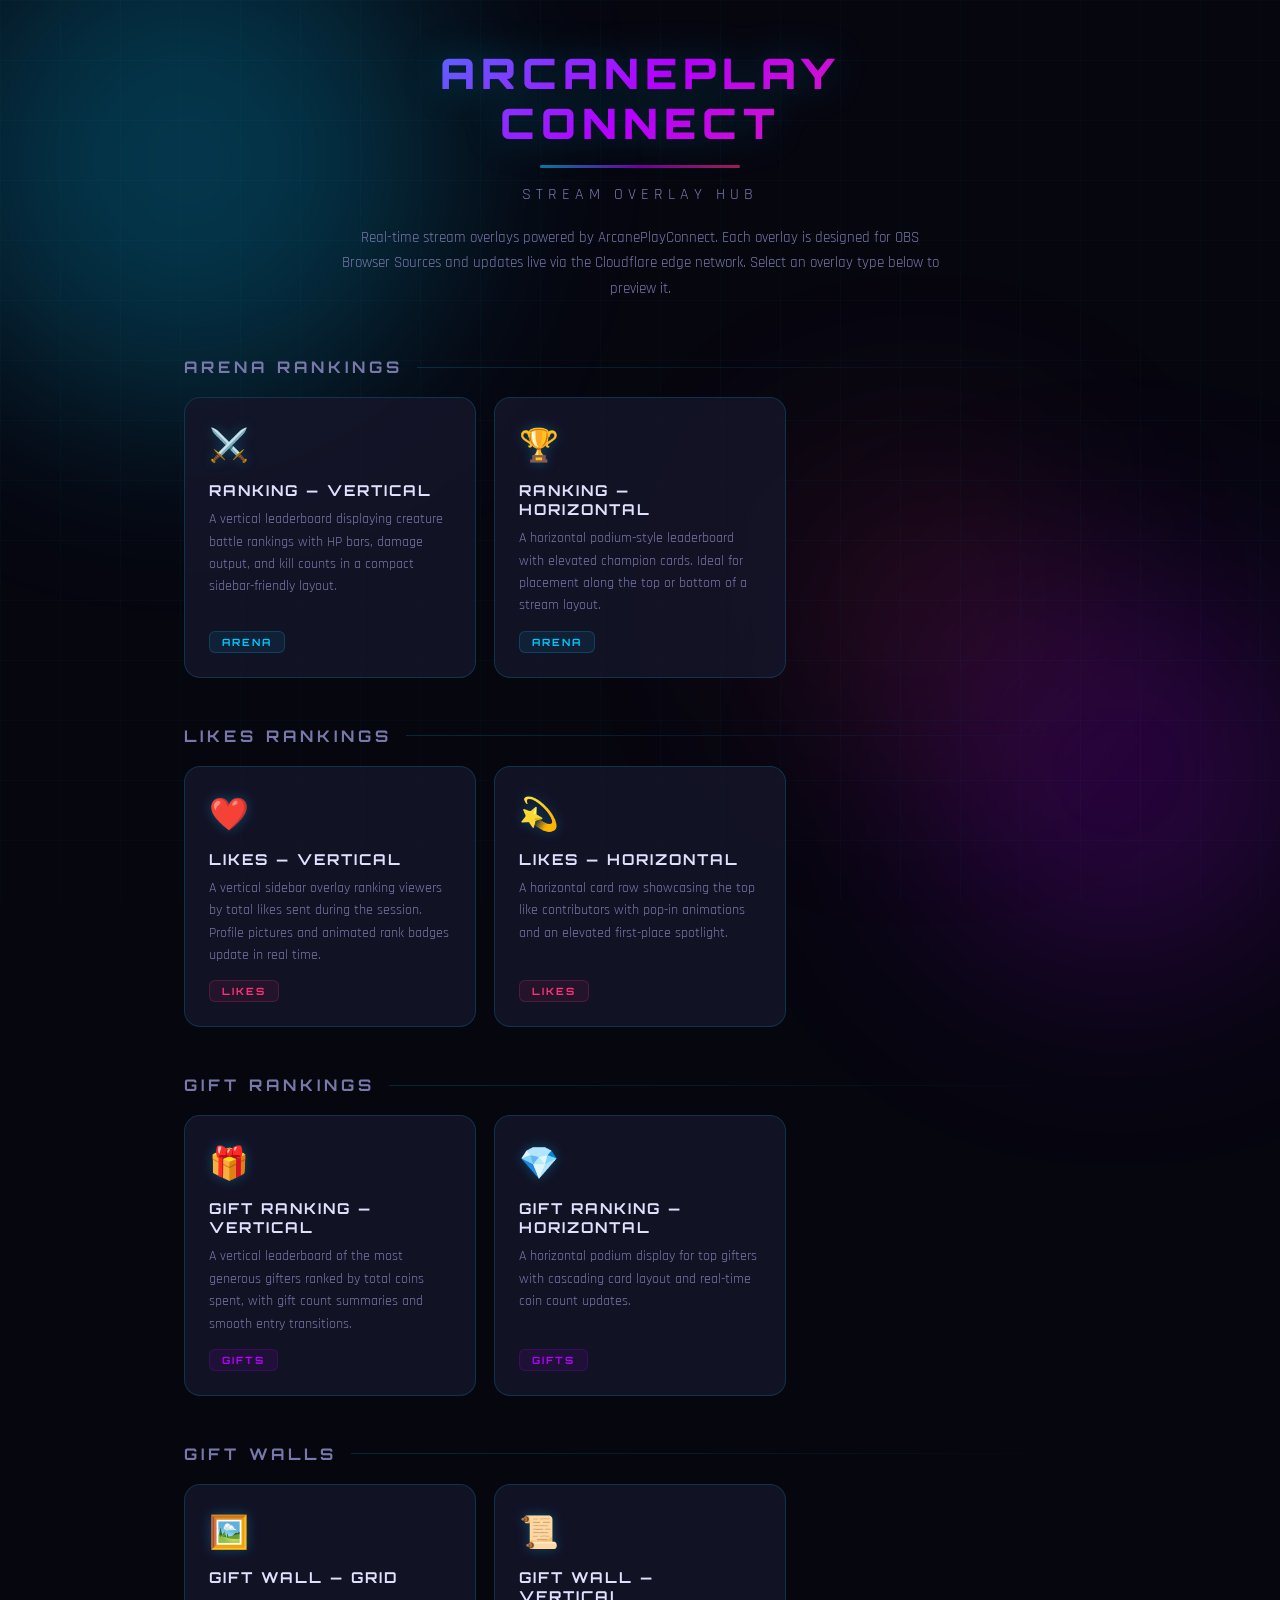
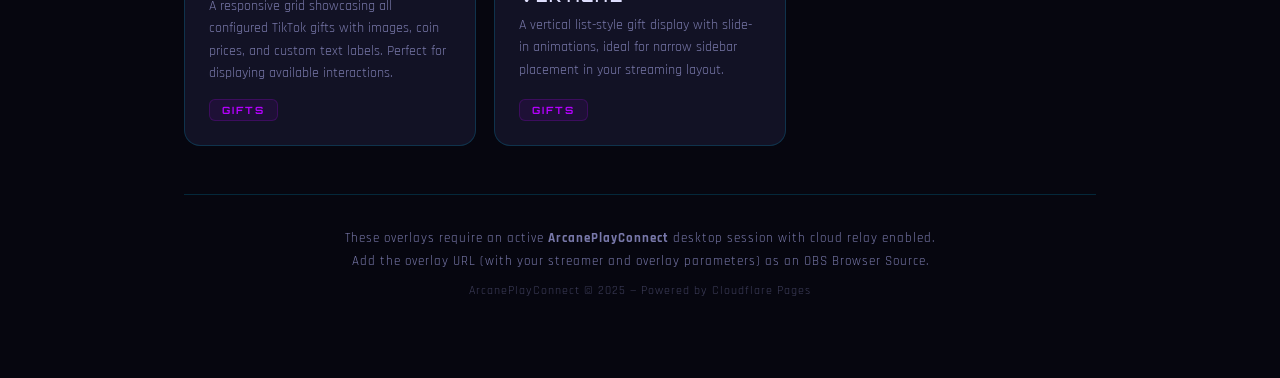
<file: cloudflare-overlay/index.html>
<!DOCTYPE html>
<html lang="en">
<head>
<meta charset="UTF-8">
<meta name="viewport" content="width=device-width, initial-scale=1.0">
<title>ArcanePlayConnect - Stream Overlay Hub</title>
<link href="https://fonts.googleapis.com/css2?family=Orbitron:wght@400;700;900&family=Rajdhani:wght@400;600;700&display=swap" rel="stylesheet">
<style>
*, *::before, *::after { margin: 0; padding: 0; box-sizing: border-box; }

:root {
    --accent: #00c8ff;
    --accent2: #b400ff;
    --accent3: #ff3278;
    --bg-solid: #06060f;
    --card-bg: rgba(22, 22, 42, 0.85);
    --card-border: rgba(0, 200, 255, 0.18);
    --text: #e0e0ff;
    --text2: #7878aa;
    --gradient: linear-gradient(135deg, #00c8ff, #b400ff, #ff3278);
    --glow-cyan: rgba(0, 200, 255, 0.25);
    --glow-purple: rgba(180, 0, 255, 0.2);
}

body {
    background: var(--bg-solid);
    font-family: 'Rajdhani', 'Segoe UI', sans-serif;
    color: var(--text);
    min-height: 100vh;
    overflow-x: hidden;
}

/* --- Animated background --- */
.bg-grid {
    position: fixed; inset: 0; z-index: 0; pointer-events: none;
    background-image:
        linear-gradient(rgba(0,200,255,0.03) 1px, transparent 1px),
        linear-gradient(90deg, rgba(0,200,255,0.03) 1px, transparent 1px);
    background-size: 60px 60px;
    animation: gridScroll 20s linear infinite;
}
@keyframes gridScroll {
    0%   { background-position: 0 0; }
    100% { background-position: 60px 60px; }
}

.bg-orb {
    position: fixed; border-radius: 50%; filter: blur(100px);
    pointer-events: none; z-index: 0;
}
.bg-orb.cyan   { width: 500px; height: 500px; background: var(--glow-cyan);   top: -10%; left: -5%;  animation: orbFloat1 12s ease-in-out infinite alternate; }
.bg-orb.purple { width: 400px; height: 400px; background: var(--glow-purple); bottom: -8%; right: -3%; animation: orbFloat2 15s ease-in-out infinite alternate; }
.bg-orb.pink   { width: 300px; height: 300px; background: rgba(255,50,120,0.12); top: 50%; left: 60%; animation: orbFloat3 18s ease-in-out infinite alternate; }

@keyframes orbFloat1 { 0% { transform: translate(0,0) scale(1); }   100% { transform: translate(40px,60px) scale(1.15); } }
@keyframes orbFloat2 { 0% { transform: translate(0,0) scale(1); }   100% { transform: translate(-50px,-40px) scale(1.1); } }
@keyframes orbFloat3 { 0% { transform: translate(0,0) scale(0.9); } 100% { transform: translate(-30px,50px) scale(1.05); } }

/* --- Layout --- */
.page-wrapper {
    position: relative; z-index: 1;
    max-width: 960px; margin: 0 auto;
    padding: 48px 24px 80px;
}

/* --- Hero --- */
.hero {
    text-align: center;
    margin-bottom: 56px;
    animation: heroReveal 0.8s ease forwards;
    opacity: 0;
}
@keyframes heroReveal {
    0%   { opacity: 0; transform: translateY(-20px); }
    100% { opacity: 1; transform: translateY(0); }
}

.hero-logo {
    font-family: 'Orbitron', sans-serif;
    font-size: 42px; font-weight: 900;
    text-transform: uppercase; letter-spacing: 6px;
    background: var(--gradient);
    -webkit-background-clip: text; -webkit-text-fill-color: transparent;
    background-clip: text;
    filter: drop-shadow(0 0 18px var(--glow-cyan));
    line-height: 1.2;
}

.hero-divider {
    width: 200px; height: 3px; margin: 16px auto;
    background: var(--gradient); border-radius: 2px;
    opacity: 0.6;
}

.hero-tagline {
    font-size: 16px; color: var(--text2);
    letter-spacing: 5px; text-transform: uppercase;
}

.hero-description {
    max-width: 600px; margin: 20px auto 0;
    font-size: 15px; color: var(--text2);
    line-height: 1.7;
}

/* --- Section --- */
.section-title {
    font-family: 'Orbitron', sans-serif;
    font-size: 16px; font-weight: 700;
    text-transform: uppercase; letter-spacing: 4px;
    color: var(--text2); margin-bottom: 20px;
    display: flex; align-items: center; gap: 14px;
}
.section-title::after {
    content: ''; flex: 1; height: 1px;
    background: linear-gradient(90deg, var(--card-border), transparent);
}

/* --- Overlay Cards Grid --- */
.overlay-grid {
    display: grid;
    grid-template-columns: repeat(auto-fill, minmax(280px, 1fr));
    gap: 18px;
    margin-bottom: 48px;
}

.overlay-card {
    position: relative;
    background: var(--card-bg);
    border: 1px solid var(--card-border);
    border-radius: 16px;
    padding: 28px 24px 24px;
    text-decoration: none; color: inherit;
    display: flex; flex-direction: column;
    transition: transform 0.3s ease, box-shadow 0.3s ease, border-color 0.3s ease;
    overflow: hidden;
    opacity: 0;
    animation: cardAppear 0.5s ease forwards;
}
.overlay-card:nth-child(1)  { animation-delay: 0.10s; }
.overlay-card:nth-child(2)  { animation-delay: 0.15s; }
.overlay-card:nth-child(3)  { animation-delay: 0.20s; }
.overlay-card:nth-child(4)  { animation-delay: 0.25s; }
.overlay-card:nth-child(5)  { animation-delay: 0.30s; }
.overlay-card:nth-child(6)  { animation-delay: 0.35s; }
.overlay-card:nth-child(7)  { animation-delay: 0.40s; }
.overlay-card:nth-child(8)  { animation-delay: 0.45s; }

@keyframes cardAppear {
    0%   { opacity: 0; transform: translateY(16px); }
    100% { opacity: 1; transform: translateY(0); }
}

.overlay-card::before {
    content: '';
    position: absolute; top: 0; left: 0;
    width: 100%; height: 3px;
    background: var(--gradient);
    opacity: 0; transition: opacity 0.3s ease;
}
.overlay-card:hover::before { opacity: 1; }

.overlay-card:hover {
    transform: translateY(-4px);
    box-shadow: 0 8px 32px rgba(0,200,255,0.12), 0 0 20px rgba(180,0,255,0.08);
    border-color: rgba(0,200,255,0.35);
}

.card-icon {
    font-size: 32px; margin-bottom: 14px;
    filter: drop-shadow(0 0 6px rgba(0,200,255,0.3));
}

.card-title {
    font-family: 'Orbitron', sans-serif;
    font-size: 15px; font-weight: 700;
    text-transform: uppercase; letter-spacing: 2px;
    margin-bottom: 8px;
    color: var(--text);
}

.card-description {
    font-size: 14px; color: var(--text2);
    line-height: 1.6; flex: 1;
}

.card-tag {
    display: inline-block;
    margin-top: 14px;
    padding: 4px 12px;
    font-family: 'Orbitron', sans-serif;
    font-size: 10px; font-weight: 700;
    text-transform: uppercase; letter-spacing: 2px;
    border-radius: 6px;
    background: rgba(0,200,255,0.08);
    border: 1px solid rgba(0,200,255,0.2);
    color: var(--accent);
    width: fit-content;
}
.card-tag.likes  { background: rgba(255,50,120,0.08); border-color: rgba(255,50,120,0.2); color: var(--accent3); }
.card-tag.gifts  { background: rgba(180,0,255,0.08);  border-color: rgba(180,0,255,0.2);  color: var(--accent2); }

/* --- Footer --- */
.footer {
    text-align: center;
    padding-top: 32px;
    border-top: 1px solid var(--card-border);
    opacity: 0;
    animation: cardAppear 0.5s 0.6s ease forwards;
}
.footer-text {
    font-size: 13px; color: var(--text2);
    letter-spacing: 1px; line-height: 1.8;
}
.footer-text a {
    color: var(--accent); text-decoration: none;
    transition: color 0.2s ease;
}
.footer-text a:hover { color: #ffffff; }

.footer-note {
    margin-top: 10px;
    font-size: 12px; color: rgba(120,120,170,0.5);
    letter-spacing: 1px;
}

/* --- Responsive --- */
@media (max-width: 640px) {
    .hero-logo { font-size: 28px; letter-spacing: 3px; }
    .overlay-grid { grid-template-columns: 1fr; }
    .page-wrapper { padding: 32px 16px 60px; }
}
</style>
</head>
<body>

<!-- Animated background elements -->
<div class="bg-grid"></div>
<div class="bg-orb cyan"></div>
<div class="bg-orb purple"></div>
<div class="bg-orb pink"></div>

<div class="page-wrapper">

    <!-- Hero Section -->
    <header class="hero">
        <div class="hero-logo">ArcanePlay<br>Connect</div>
        <div class="hero-divider"></div>
        <div class="hero-tagline">Stream Overlay Hub</div>
        <p class="hero-description">
            Real-time stream overlays powered by ArcanePlayConnect.
            Each overlay is designed for OBS Browser Sources and updates live
            via the Cloudflare edge network. Select an overlay type below to preview it.
        </p>
    </header>

    <!-- Arena Rankings Section -->
    <div class="section-title">Arena Rankings</div>
    <div class="overlay-grid">

        <a href="/ranking-vertical/" class="overlay-card">
            <div class="card-icon">&#x2694;&#xFE0F;</div>
            <div class="card-title">Ranking &mdash; Vertical</div>
            <p class="card-description">
                A vertical leaderboard displaying creature battle rankings with HP bars, damage output, and kill counts in a compact sidebar-friendly layout.
            </p>
            <span class="card-tag">Arena</span>
        </a>

        <a href="/ranking-horizontal/" class="overlay-card">
            <div class="card-icon">&#x1F3C6;</div>
            <div class="card-title">Ranking &mdash; Horizontal</div>
            <p class="card-description">
                A horizontal podium-style leaderboard with elevated champion cards. Ideal for placement along the top or bottom of a stream layout.
            </p>
            <span class="card-tag">Arena</span>
        </a>

    </div>

    <!-- Likes Rankings Section -->
    <div class="section-title">Likes Rankings</div>
    <div class="overlay-grid">

        <a href="/likes-vertical/" class="overlay-card">
            <div class="card-icon">&#x2764;&#xFE0F;</div>
            <div class="card-title">Likes &mdash; Vertical</div>
            <p class="card-description">
                A vertical sidebar overlay ranking viewers by total likes sent during the session. Profile pictures and animated rank badges update in real time.
            </p>
            <span class="card-tag likes">Likes</span>
        </a>

        <a href="/likes-horizontal/" class="overlay-card">
            <div class="card-icon">&#x1F4AB;</div>
            <div class="card-title">Likes &mdash; Horizontal</div>
            <p class="card-description">
                A horizontal card row showcasing the top like contributors with pop-in animations and an elevated first-place spotlight.
            </p>
            <span class="card-tag likes">Likes</span>
        </a>

    </div>

    <!-- Gift Rankings Section -->
    <div class="section-title">Gift Rankings</div>
    <div class="overlay-grid">

        <a href="/gift-ranking-vertical/" class="overlay-card">
            <div class="card-icon">&#x1F381;</div>
            <div class="card-title">Gift Ranking &mdash; Vertical</div>
            <p class="card-description">
                A vertical leaderboard of the most generous gifters ranked by total coins spent, with gift count summaries and smooth entry transitions.
            </p>
            <span class="card-tag gifts">Gifts</span>
        </a>

        <a href="/gift-ranking-horizontal/" class="overlay-card">
            <div class="card-icon">&#x1F48E;</div>
            <div class="card-title">Gift Ranking &mdash; Horizontal</div>
            <p class="card-description">
                A horizontal podium display for top gifters with cascading card layout and real-time coin count updates.
            </p>
            <span class="card-tag gifts">Gifts</span>
        </a>

    </div>

    <!-- Gift Walls Section -->
    <div class="section-title">Gift Walls</div>
    <div class="overlay-grid">

        <a href="/gift-wall/" class="overlay-card">
            <div class="card-icon">&#x1F5BC;&#xFE0F;</div>
            <div class="card-title">Gift Wall &mdash; Grid</div>
            <p class="card-description">
                A responsive grid showcasing all configured TikTok gifts with images, coin prices, and custom text labels. Perfect for displaying available interactions.
            </p>
            <span class="card-tag gifts">Gifts</span>
        </a>

        <a href="/gift-wall-vertical/" class="overlay-card">
            <div class="card-icon">&#x1F4DC;</div>
            <div class="card-title">Gift Wall &mdash; Vertical</div>
            <p class="card-description">
                A vertical list-style gift display with slide-in animations, ideal for narrow sidebar placement in your streaming layout.
            </p>
            <span class="card-tag gifts">Gifts</span>
        </a>

    </div>

    <!-- Footer -->
    <footer class="footer">
        <p class="footer-text">
            These overlays require an active <strong>ArcanePlayConnect</strong> desktop session with cloud relay enabled.<br>
            Add the overlay URL (with your streamer and overlay parameters) as an OBS Browser Source.
        </p>
        <p class="footer-note">ArcanePlayConnect &copy; 2025 &mdash; Powered by Cloudflare Pages</p>
    </footer>

</div>

</body>
</html>
</file>
